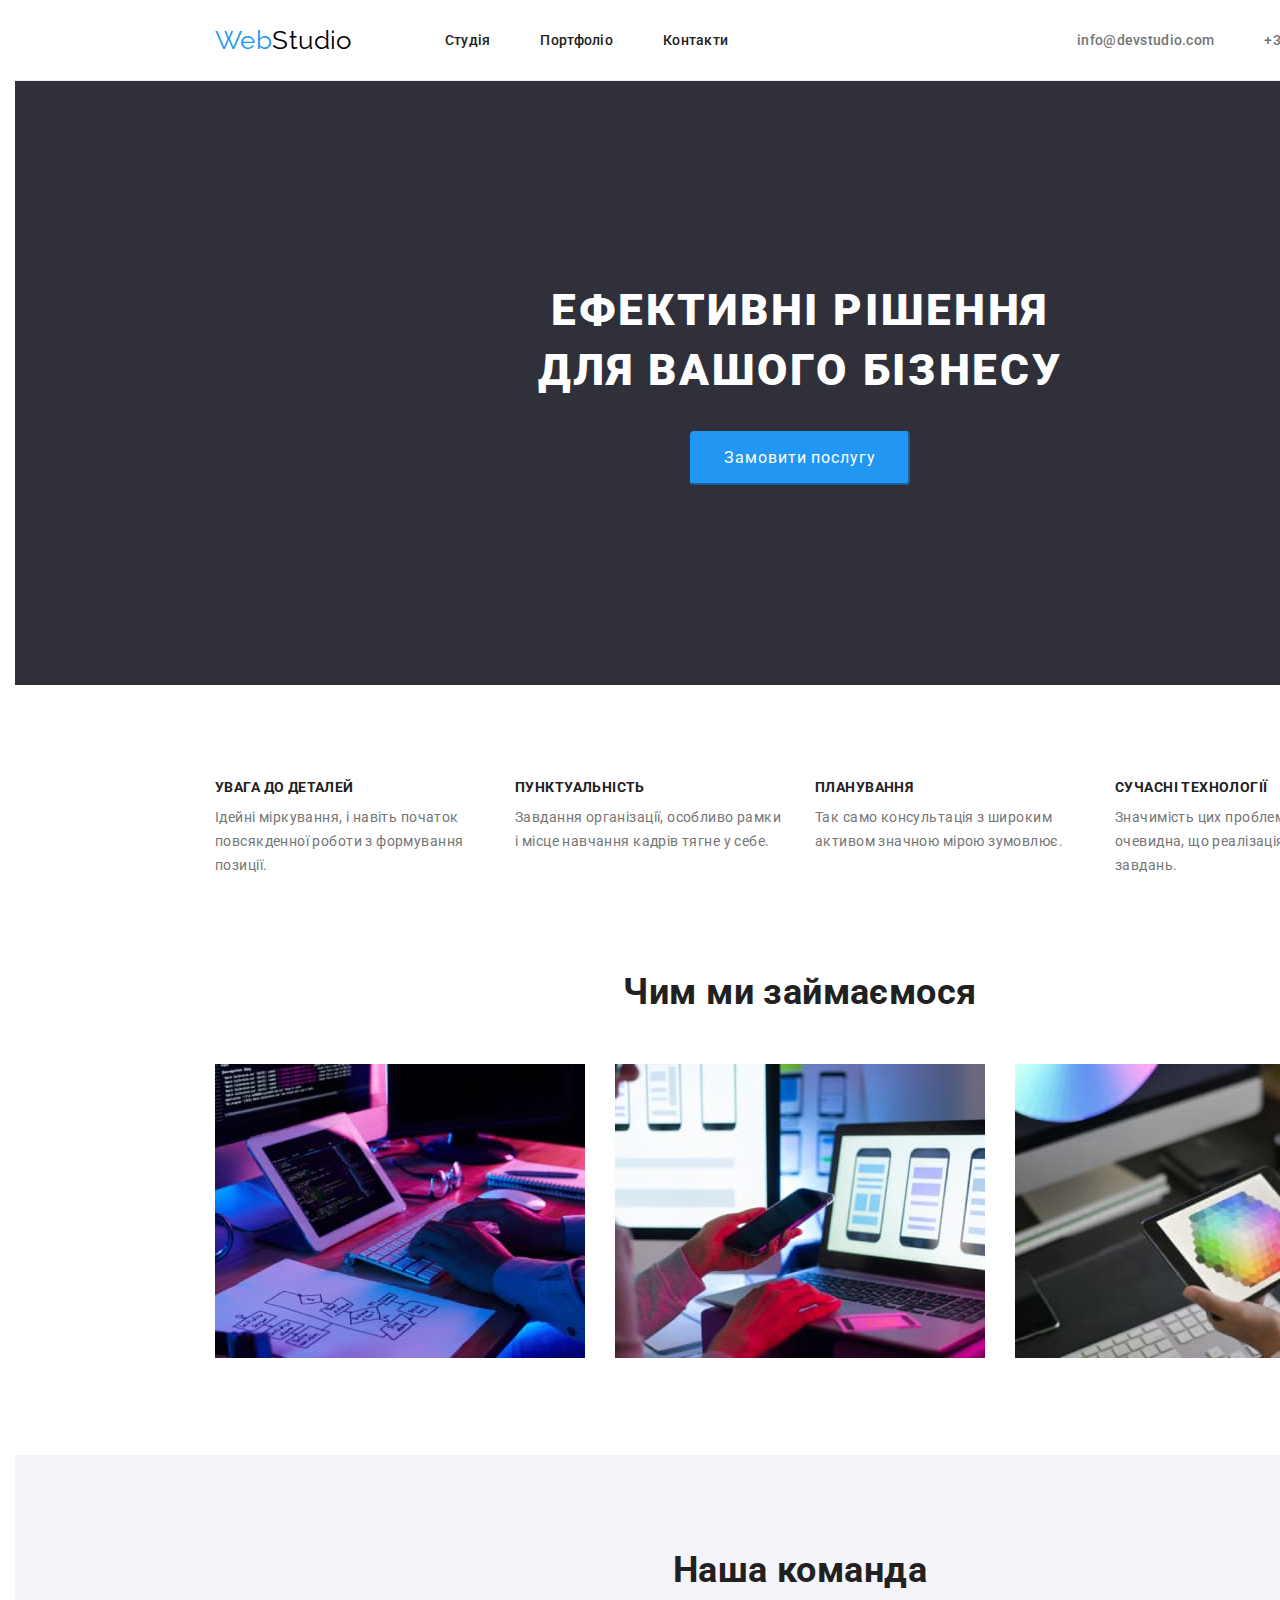
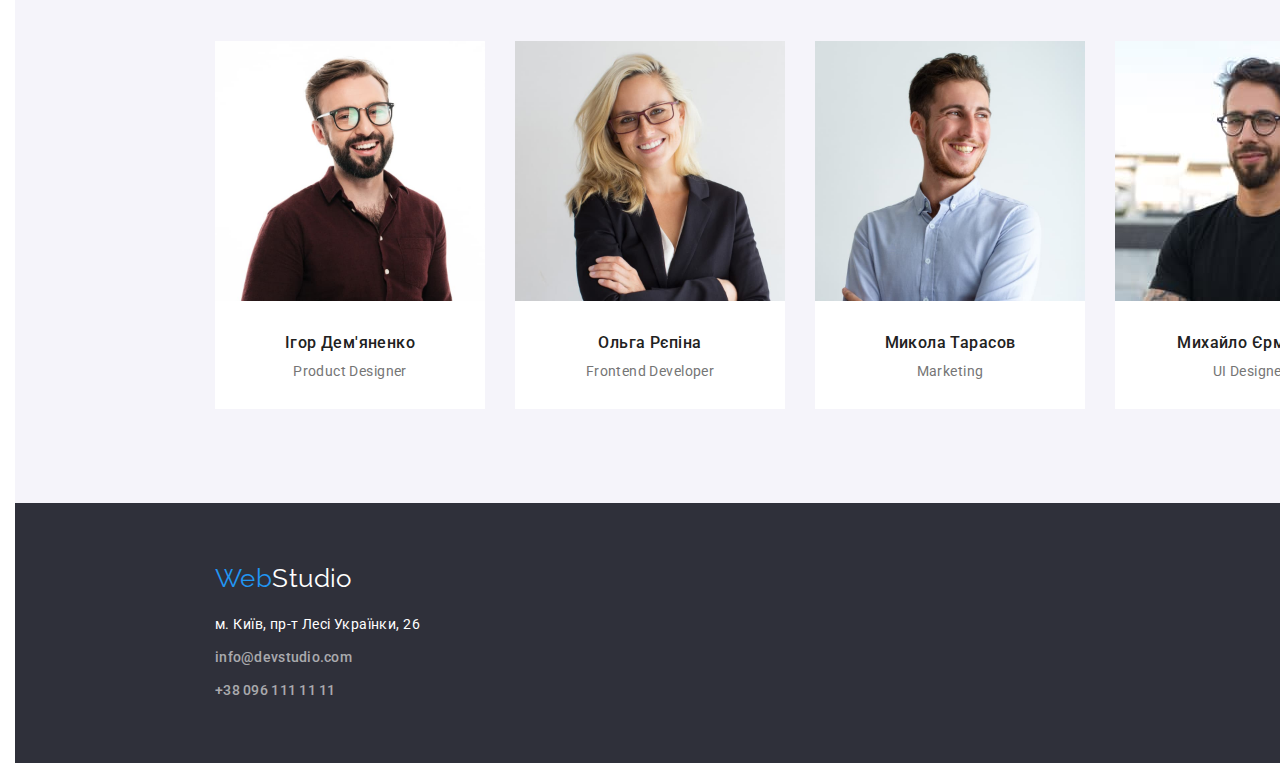
<file: index.html>
<!DOCTYPE html>
<html lang="uk">
<head>
    <meta charset="UTF-8">
    <meta http-equiv="X-UA-Compatible" content="IE=edge">
    <meta name="viewport" content="width=device-width, initial-scale=1.0">
    <title>WebStudio</title>
    <link rel="stylesheet" href="https://cdnjs.cloudflare.com/ajax/libs/modern-normalize/1.1.0/modern-normalize.min.css">
    <link rel="stylesheet" href="./css/styles.css">
    <link rel="stylesheet" href="https://fonts.googleapis.com/css2?family=Raleway:wght@700&family=Roboto:wght@400;500;700;900&display=swap">
</head>
<body>
    <div class="container body">
    <header class="border">
        <div class="container">
            <nav>
                <a href="./index.html" class="studio"><span class="span-logo">Web</span>Studio</a>
                <ul class="ul nav">
                    <li><a href="" class="nav-link">Студія</a></li>
                    <li><a href="./portfolio.html" class="nav-link">Портфоліо</a></li>
                    <li><a href="" class="nav-link">Контакти</a></li>
                </ul>
            </nav>
            <ul class="ul header">
                <Li><a href="mailto:info@devstudio.com" class="link">info@devstudio.com</a></Li>
                <Li><a href="tel:+380961111111" class="link">+38 096 111 11 11</a></Li>
            </ul>
        </div>
    </header>
    <main>
        <section class="main main-section">
            <div class="container">
                <h1 class="main-title">Ефективні рішення<br>для вашого бізнесу</h1>
                <button type="button" class="main-button">Замовити послугу</button>
            </div>
        </section>
        <section class="section section-tools">
            <div class="container">
                <h2><!--Інструменти для рішень--></h2>
                <ul class="ul tools">
                    <li class="li-tools">
                        <h3 class="tools-title">УВАГА ДО ДЕТАЛЕЙ</h3>
                        <p class="tools-text">Ідейні міркування, і навіть початок повсякденної роботи з формування позиції.</p>
                    </li>
                    <li class="li-tools">
                        <h3 class="tools-title">ПУНКТУАЛЬНІСТЬ</h3>
                        <p class="tools-text">Завдання організації, особливо рамки і місце навчання кадрів тягне у себе.</p>
                    </li>
                    <li class="li-tools">
                        <h3 class="tools-title">ПЛАНУВАННЯ</h3>
                        <p class="tools-text">Так само консультація з широким активом значною мірою зумовлює.</p>
                    </li>
                    <li class="li-tools">
                        <h3 class="tools-title">СУЧАСНІ ТЕХНОЛОГІЇ</h3>
                        <p class="tools-text">Значимість цих проблем настільки очевидна, що реалізація планових завдань.</p>
                    </li>
                </ul>
            </div>
        </section>
        <section class="section">
            <div class="container">
                <h2 class="secondary-title">Чим ми займаємося</h2>
                <ul class="ul works">
                    <li><img src="./images/ps.jpg" alt="пк" width="370" height="294"></li>
                    <li><img src="./images/smart.jpg" alt="смартфон" width="370" height="294"></li>
                    <li><img src="./images/tablet.jpg" alt="планшет" width="370" height="294"></li>
                </ul>
            </div>
        </section>
        <section class="section our-team">
            <div class="container">
                <h2 class="secondary-title">Наша команда</h2>
                <ul class="ul team">
                    <li>
                        <img src="./images/designer.jpg" alt="Співробітник" width="270" height="260">
                        <div class="dream-team">
                            <h3 class="team-title">Ігор Дем'яненко</h3>
                            <p lang="en" class="title">Product Designer</p>
                        </div>
                    </li>
                    <li>
                        <img src="./images/frontend.jpg" alt="Співробітник" width="270" height="260">
                        <div class="dream-team">
                            <h3 class="team-title">Ольга Рєпіна</h3>
                            <p lang="en" class="title">Frontend Developer</p>
                        </div>
                    </li>
                    <li>
                        <img src="./images/marketing.jpg" alt="Співробітник" width="270" height="260">
                        <div class="dream-team">
                            <h3 class="team-title">Микола Тарасов</h3>
                            <p lang="en" class="title">Marketing</p>
                        </div>
                    </li>
                    <li>
                        <img src="./images/ui.jpg" alt="Співробітник" width="270" height="260">
                        <div class="dream-team">
                            <h3 class="team-title">Михайло Єрмаков</h3>
                            <p lang="en" class="title">UI Designer</p>
                        </div>
                    </li>
                </ul>
            </div>
        </section>
    </main>
    <footer class="main footer">
        <div class="container">
        <a href="./index.html" class="studio-footer"><span class="span-logo">Web</span>Studio</a>
        <address class="footer-address">
            <ul class="ul">
                <li><a href="https://goo.gl/maps/Uojgi36pU9A2yynF6" class="address-link">м. Київ, пр-т Лесі Українки, 26</a></li>
                <li><a href="mailto:info@devstudio.com" class="link">info@devstudio.com</a></li>
                <li><a href="tel:+380961111111" class="link">+38 096 111 11 11</a></li>
            </ul>
        </address>
        </div>
    </footer>
    </div>
</body>
</html>
</file>
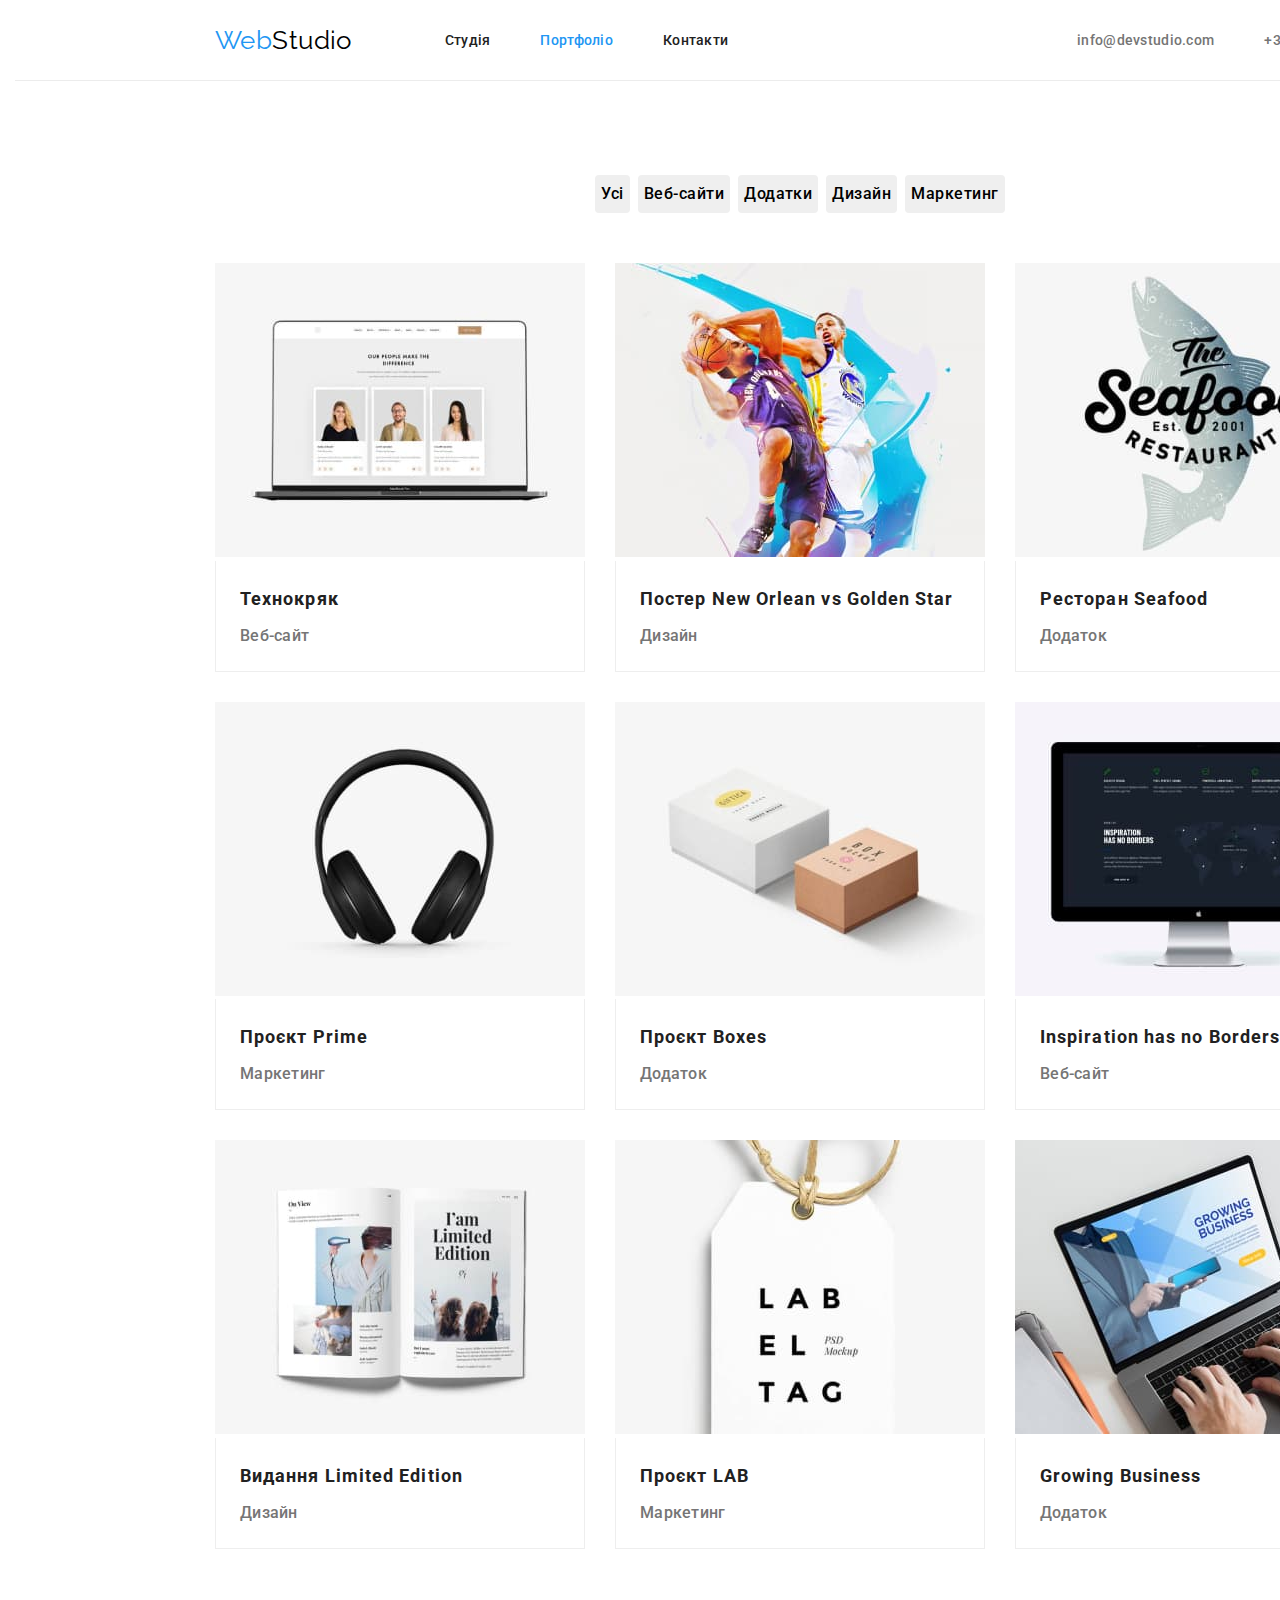
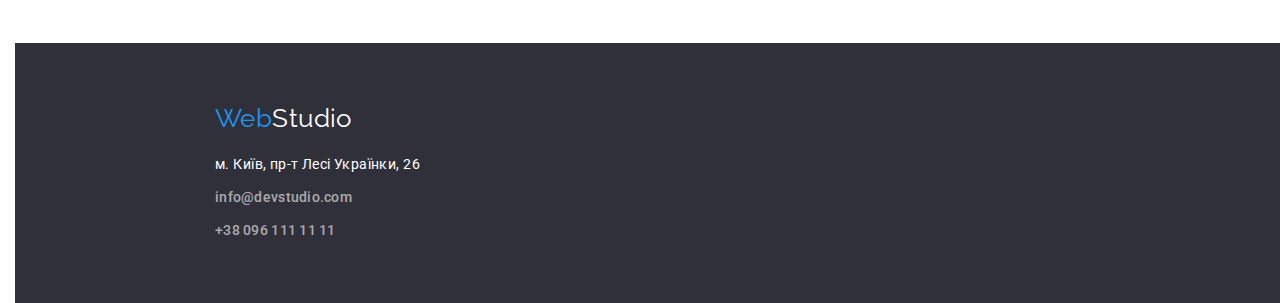
<file: portfolio.html>
<!DOCTYPE html>
<html lang="uk">

<head>
    <meta charset="UTF-8">
    <meta http-equiv="X-UA-Compatible" content="IE=edge">
    <meta name="viewport" content="width=device-width, initial-scale=1.0">
    <title>WebStudio</title>
    <link rel="stylesheet" href="https://cdnjs.cloudflare.com/ajax/libs/modern-normalize/1.1.0/modern-normalize.min.css">
    <link rel="stylesheet" href="./css/styles.css">
    <link rel="stylesheet" href="https://fonts.googleapis.com/css2?family=Raleway:wght@700&family=Roboto:wght@400;500;700;900&display=swap">
</head>

<body>
    <div class="container body">
        <header class="border">
            <div class="container">
                <nav>
                    <a href="./index.html" class="studio"><span class="span-logo">Web</span>Studio</a>
                    <ul class="ul nav">
                        <li><a href="" class="nav-link">Студія</a></li>
                        <li><a href="./portfolio.html" class="nav-link current">Портфоліо</a></li>
                        <li><a href="" class="nav-link">Контакти</a></li>
                    </ul>
                </nav>
                <ul class="ul header">
                    <Li><a href="mailto:info@devstudio.com" class="link">info@devstudio.com</a></Li>
                    <Li><a href="tel:+380961111111" class="link">+38 096 111 11 11</a></Li>
                </ul>
            </div>
        </header>
        <main>
            <section class="section">
                <div class="container">
                    <ul class="ul button-filter">
                        <li><button type="button" class="button">Усі</button></li>
                        <li><button type="button" class="button">Веб-сайти</button></li>
                        <li><button type="button" class="button">Додатки</button></li>
                        <li><button type="button" class="button">Дизайн</button></li>
                        <li><button type="button" class="button">Маркетинг</button></li>
                    </ul>
                    <ul class="ul portfolio">
                        <li>
                            <a href=""  class="link">
                                <img src="./images/texno.jpg" alt="Технокряк" width="370" height="294">
                                <div class="filter">
                                    <h3 class="portfolio-title">Технокряк</h3>
                                    <p class="portfolio-text">Веб-сайт</p>
                                </div>
                            </a>
                        </li>
                        <li>
                            <a href="" class="link">
                                <img src="./images/basket.jpg" alt="Постер" width="370" height="294">
                                <div class="filter">
                                    <h3 class="portfolio-title">Постер New Orlean vs Golden Star</h3>
                                    <p class="portfolio-text">Дизайн</p>
                                </div>
                            </a>
                        </li>
                        <li>
                            <a href="" class="link">
                                <img src="./images/seafood.jpg" alt="Ресторан" width="370" height="294">
                                <div class="filter">
                                    <h3 class="portfolio-title">Ресторан Seafood</h3>
                                    <p class="portfolio-text">Додаток</p>
                                </div>
                            </a>
                        </li>
                        <li>
                            <a href="" class="link">
                                <img src="./images/headphones.jpg" alt="Проєкт Прайм" width="370" height="294">
                                <div class="filter">
                                    <h3 class="portfolio-title">Проєкт Prime</h3>
                                    <p class="portfolio-text">Маркетинг</p>
                                </div>
                            </a>
                        </li>
                        <li>
                            <a href="" class="link">
                                <img src="./images/boxes.jpg" alt="Проєкт Боксес" width="370" height="294">
                                <div class="filter">
                                    <h3 class="portfolio-title">Проєкт Boxes</h3>
                                    <p class="portfolio-text">Додаток</p>
                                </div>
                            </a>
                        </li>
                        <li>
                            <a href="" class="link">
                                <img src="./images/monoblock.jpg" alt="Моноблок" width="370" height="294">
                                <div class="filter">
                                    <h3 class="portfolio-title">Inspiration has no Borders</h3>
                                    <p class="portfolio-text">Веб-сайт</p>
                                </div>
                            </a>
                        </li>
                        <li>
                            <a href="" class="link">
                                <img src="./images/magazine.jpg" alt="Видання" width="370" height="294">
                                <div class="filter">
                                    <h3 class="portfolio-title">Видання Limited Edition</h3>
                                    <p class="portfolio-text">Дизайн</p>
                                </div>
                            </a>
                        </li>
                        <li>
                            <a href="" class="link">
                                <img src="./images/label.jpg" alt="Проєкт" width="370" height="294">
                                <div class="filter">
                                    <h3 class="portfolio-title">Проєкт LAB</h3>
                                    <p class="portfolio-text">Маркетинг</p>
                                </div>
                            </a>
                        </li>
                        <li>
                            <a href="" class="link">
                                <img src="./images/laptop.jpg" alt="Лептоп" width="370" height="294">
                                <div class="filter">
                                    <h3 class="portfolio-title">Growing Business</h3>
                                    <p class="portfolio-text">Додаток</p>
                                </div>
                            </a>
                        </li>
                    </ul>
                </div>
            </section>
        </main>
        <footer class="main">
            <div class="container footer">
                <a href="./index.html" class="studio-footer"><span class="span-logo">Web</span>Studio</a>
                <address class="footer-address">
                    <ul class="ul">
                        <li><a href="https://goo.gl/maps/Uojgi36pU9A2yynF6" class="address-link">м. Київ, пр-т Лесі Українки,
                                26</a></li>
                        <li><a href="mailto:info@devstudio.com" class="link">info@devstudio.com</a></li>
                        <li><a href="tel:+380961111111" class="link">+38 096 111 11 11</a></li>
                    </ul>
                </address>
            </div>
        </footer>
    </div>
</body>

</html>
</file>
<file: css/styles.css>
:root{
    --accent-color: #2196F3;
    --primery-color: #ffffff;
    --primery-text-color: #212121;
    --secondary-text-color: #757575;
    --secondary-wite-color: #F5F4FA;
}

body {
    background-color: var(--primery-color);
    color: var(--secondary-text-color);
    font-family: Roboto, sans-serif;
    font-weight: 400;
    letter-spacing: 0.03em;
    font-size: 14px;
}

h1, h2, h3, ul, p {
    margin: 0;
    padding: 0;
}

.container {
    width: 1200px;
    padding-left: 15px;
    padding-right: 15px;
    margin-left: auto;
    margin-right: auto;
}

body .body {
    width: 1600px;
}
     /* Лого */
.studio {
    color: #000000;
    font-family: raleway, sans-serif;
    font-size: 26px;
    line-height: 1.17;
    text-decoration: none;
    display: inline-block;
    margin-right: 93px;
}

.studio-footer {
    color: var(--primery-color);
    font-family: raleway, sans-serif;
    font-size: 26px;
    line-height: 1.17;
    text-decoration: none;
    display: inline-block;
    margin-bottom: 20px;
}

.span-logo, .nav .current {
    color: var(--accent-color);
}
    /*Посилання*/
.nav-link:hover, .link:hover, .nav-link:focus, .link:focus, .footer-address a:focus, .footer-address a:hover {
    color: var(--accent-color);
}

.ul {
    list-style: none;
}
    /* Навігація */
.nav-link {
    color: var(--primery-text-color);
    font-weight: 500;
    line-height: 1.17;
    letter-spacing: 0.02em;
    text-decoration: none;
    display: block;
    padding-top: 32px;
    padding-bottom: 32px;
}

.nav {
    display: flex;
}

.nav li:not(:last-child) {
    margin-right: 50px;
}

.link {
    color: var(--secondary-text-color);
    font-weight: 500;
    line-height: 1.17;
    letter-spacing: 0.02em;
    text-decoration: none;
}

.header {
    display: flex;
    margin-left: auto;
}

.header li:not(:last-child){
    margin-right: 50px;
}

.container nav{
    display: flex;
    align-items: center;
}

header .container{
    display: flex;
    align-items: center;
}

.border {
    border-bottom: 1px solid #ECECEC
}

    /* Герой */
.main-title {
    color: var(--primery-color);
    font-weight: 900;
    font-size: 44px;
    text-transform: uppercase;
    line-height: 1.36;
    letter-spacing: 0.06em;
}

.main-button {
    background-color: var(--accent-color);
    color: var(--primery-color);
    border-color: var(--accent-color);
    border-radius: 4px;
    cursor: pointer;
    font-size: 16px;
    line-height: 1.88;
    letter-spacing: 0.06em;
    margin-top: 30px;
    padding: 10px 32px;
}

.main-section {
    padding-top: 200px;
    padding-bottom: 200px;
    text-align: center;
}

.main {
    background-color: #2F303A;
}
    /* Інструменти*/
.tools-title {
    color: var(--primery-text-color);
    font-size: 14px;
    line-height: 1.17;
    margin-bottom: 10px;
}

.secondary-title {
    color: var(--primery-text-color);
    font-size: 36px;
    line-height: 1.17;
    margin-bottom: 50px;
    text-align: center;
}

.section {
    padding-top: 94px;
    padding-bottom: 94px;
}

.section-tools {
    padding-bottom: 0;
}

.tools {
    display: flex;
    flex-wrap: wrap;
}

.li-tools {
    width: calc((100% - 90px) / 4);
}
.li-tools:not(:last-child){
    margin-right: 30px;
}

.tools-text {
    line-height: 24px;
}
    /*Роботи*/
.works {
    display: flex;
    align-items: center;
}

.works li:not(:last-child) {
    margin-right: 30px;
}
    /*Команда*/
.team-title {
    color: var(--primery-text-color);
    font-weight: 500;
    font-size: 16px;
    line-height: 1.17;
    text-align: center;
}

.dream-team {
 padding-top: 30px;
 padding-bottom: 30px;
}

.title {
    margin-top: 10px;
    text-align: center;
}

.team {
    display: flex;
}

.team li:not(:last-child) {
    margin-right: 30px;
}

.our-team {
    background-color: var(--secondary-wite-color);
}

.team li {
    background-color: var(--primery-color);
}
    /*Футер*/
.footer {
    padding-top: 60px;
    padding-bottom: 60px;
}

.footer-address a {
    color: rgba(256, 256, 256, 0.6);
    line-height: 1.71;
    text-decoration: none;
    font-style: normal;
}

.footer-address li:not(:last-child) {
    margin-bottom: 9px;
}

.footer-address .address-link {
    color: var(--primery-color);
    text-decoration: none;
}

    /* Фільтр портфоліо*/
.button {
    cursor: pointer;
    font-family: roboto, sans-serif;
    font-style: normal;
    font-weight: 500;
    font-size: 16px;
    line-height: 1.63;
    letter-spacing: 0.03em;
    padding-top: 6px;
    padding: 6px;
    border-radius: 4px;
    border: none;
}

.button:hover, .button:focus {
    color: var(--primery-color);
    background-color: var(--accent-color);
    border-color: var(--accent-color);
}

.button-filter {
    display: flex;
    justify-content: center;
    margin-bottom: 50px;
}

.button-filter li:not(:last-child) {
    margin-right: 8px;
}

.filter {
    padding: 20px 24px;
    border-left: 1px solid #EEEEEE;
    border-right: 1px solid #EEEEEE;
    border-bottom: 1px solid #EEEEEE;
}

.portfolio-title {
    color: var(--primery-text-color);
    font-size: 18px;
    line-height: 2;
    letter-spacing: 0.06em;
    margin-bottom: 4px;
}

.portfolio-text {
    font-size: 16px;
    line-height: 1.88;
}

.portfolio {
    display: flex;
    flex-wrap: wrap;
}

.portfolio li {
    margin-bottom: 30px;
    margin-right: 30px;
}

.portfolio li:nth-child(3n) {
    margin-right: 0px;
}

.portfolio li:nth-last-child(-n + 3) {
    margin-bottom: 0px;
}

.current {
    text-decoration: none;
}
</file>
